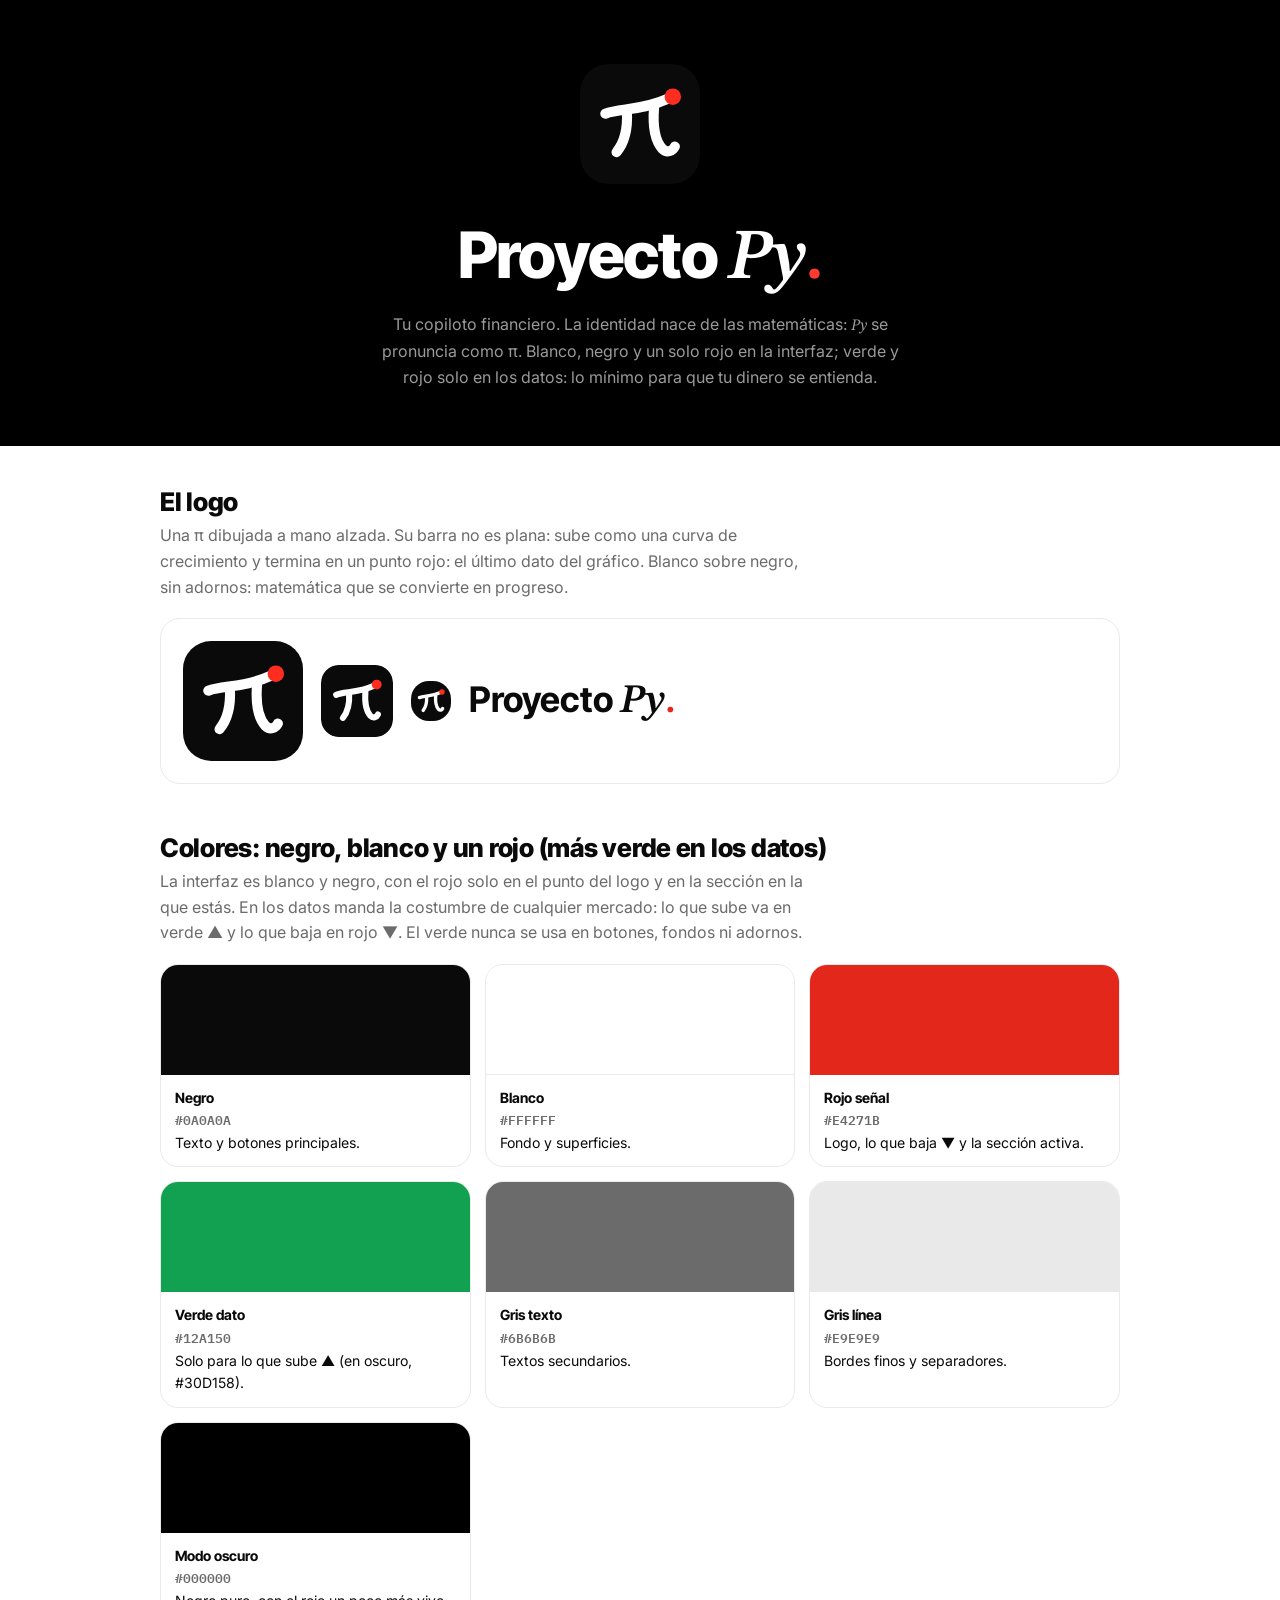
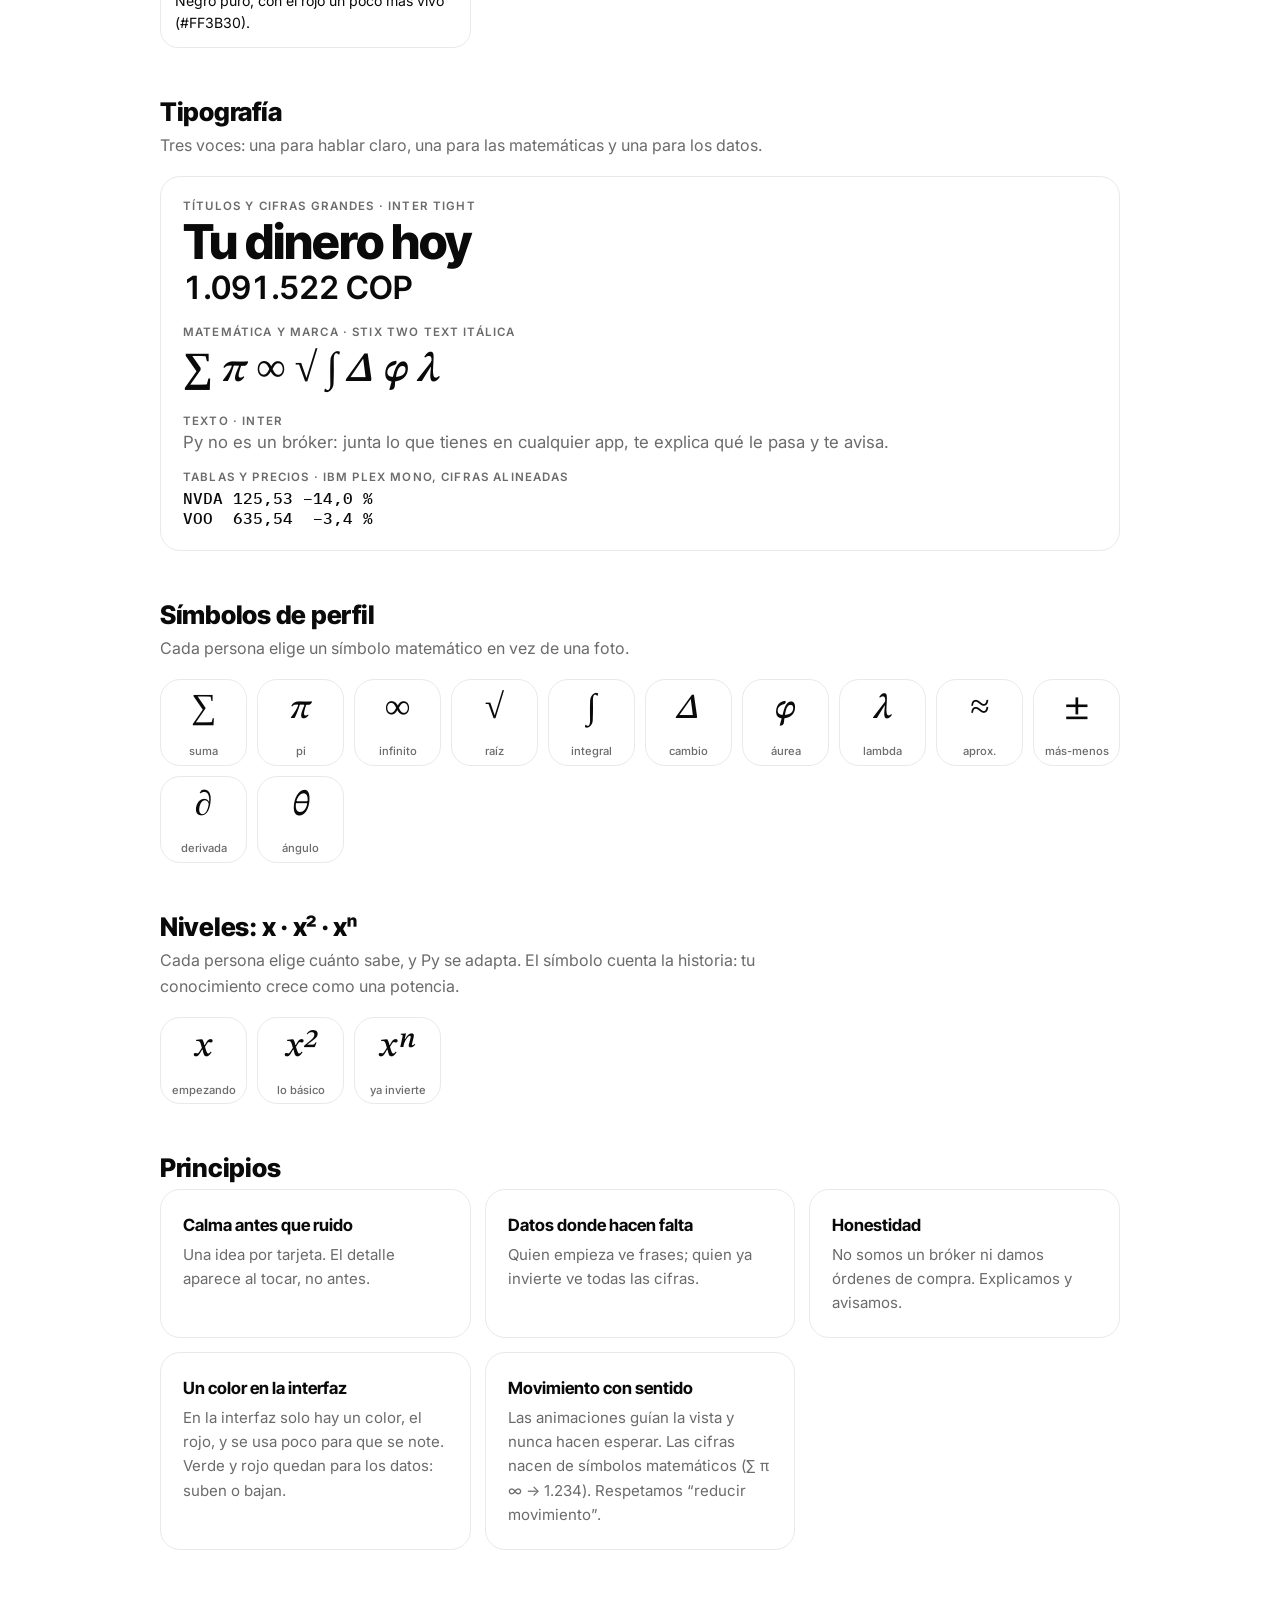
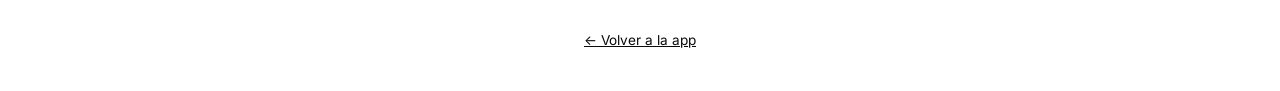
<file: app/marca.html>
<!doctype html>
<html lang="es">
<head>
<meta charset="utf-8">
<meta name="viewport" content="width=device-width,initial-scale=1,viewport-fit=cover">
<title>Proyecto Py · Marca</title>
<meta name="robots" content="noindex">
<link rel="icon" href="icon.svg" type="image/svg+xml">
<link rel="stylesheet" href="https://fonts.googleapis.com/css2?family=Inter+Tight:wght@500;600;700;800&family=Inter:wght@400;500;600&family=IBM+Plex+Mono:wght@400;600&family=STIX+Two+Text:ital,wght@1,500;1,600&family=Caveat:wght@700&display=swap">
<style>
:root{--bg:#fff;--fg:#0a0a0a;--muted:#6b6b6b;--line:#e9e9e9;--surface:#fff;--math:"STIX Two Text",Georgia,serif;--display:"Inter Tight",system-ui,sans-serif}
@media (prefers-color-scheme:dark){:root{--bg:#000;--fg:#f5f5f5;--muted:#9a9a9a;--line:#232323;--surface:#0d0d0d;color-scheme:dark}}
*{box-sizing:border-box}
body{margin:0;background:var(--bg);color:var(--fg);font:16px/1.6 Inter,system-ui,sans-serif}

.hero{background:#000;color:#fff;padding:64px max(20px,env(safe-area-inset-left,0px)) 56px;text-align:center}
.hero img{width:120px;height:120px;border-radius:28px;box-shadow:0 24px 60px rgba(0,0,0,.4)}
.hero h1{font:800 clamp(2.4rem,7vw,4rem)/1 var(--display);margin:22px 0 8px;letter-spacing:-.02em}
.hero h1 em{font:italic 600 1.12em var(--math);color:#fff}.hero h1 em::after{content:".";color:#ff3b30;font-style:normal}
.hero p{color:#9a9a9a;max-width:52ch;margin:0 auto}
main{max-width:1000px;margin:0 auto;padding:40px max(20px,env(safe-area-inset-right,0px)) 80px max(20px,env(safe-area-inset-left,0px));display:grid;gap:48px}
h2{font:800 1.6rem var(--display);margin:0 0 6px;letter-spacing:-.01em}
.lead{color:var(--muted);margin:0 0 18px;max-width:65ch}
.card{background:var(--surface);border:1px solid var(--line);border-radius:20px;padding:22px}
.grid{display:grid;grid-template-columns:repeat(auto-fit,minmax(260px,1fr));gap:14px}
.sw{border-radius:18px;overflow:hidden;border:1px solid var(--line);background:var(--surface)}
.sw div{height:110px}
.sw p{margin:0;padding:12px 14px;font-size:.88rem}
.sw b{display:block;font-family:var(--display)}
.sw code{font:600 .8rem "IBM Plex Mono",monospace;color:var(--muted)}
.logos{display:flex;flex-wrap:wrap;gap:18px;align-items:center}
.logos img{border-radius:18px}
.wm{font:700 2.2rem var(--display)}
.wm em{font:italic 600 1.15em var(--math)}.wm em::after{content:".";color:#e4271b;font-style:normal}
.type{display:grid;gap:18px}
.type .s1{font:800 3rem/1.05 var(--display);letter-spacing:-.02em}
.type .s2{font:italic 600 2.6rem var(--math)}
.type .s3{font:400 1.05rem Inter,sans-serif;color:var(--muted)}
.type .s4{font:600 2rem var(--display);font-variant-numeric:tabular-nums}
.type .s5{font:500 1rem "IBM Plex Mono",monospace}
.type small{display:block;font:600 .72rem Inter;letter-spacing:.1em;text-transform:uppercase;color:var(--muted);margin-bottom:4px}
.syms{display:grid;grid-template-columns:repeat(auto-fill,minmax(84px,1fr));gap:10px}
.syms div{aspect-ratio:1;border-radius:20px;display:grid;place-items:center;font:italic 500 2.2rem var(--math);color:var(--fg);background:var(--surface);border:1px solid var(--line)}

.syms span{font:500 .7rem Inter;color:var(--muted);font-style:normal}
.rules{display:grid;grid-template-columns:repeat(auto-fit,minmax(260px,1fr));gap:14px}
.rules .card b{font-family:var(--display);font-size:1.05rem;display:block;margin-bottom:4px}
.rules .card p{margin:0;color:var(--muted);font-size:.94rem}
.pattern{height:220px;border-radius:20px;border:1px solid var(--line);background:#fff url(fondo-claro.svg);background-size:600px}
.pattern.dark{background:#16241c url(fondo-oscuro.svg);background-size:600px}
.two{display:grid;grid-template-columns:1fr 1fr;gap:14px}
@media (max-width:640px){.two{grid-template-columns:1fr}}
footer{text-align:center;color:var(--muted);font-size:.85rem;padding-bottom:40px}
a{color:var(--fg)}
</style>
</head>
<body>
<header class="hero">
  <img src="icon.svg" alt="Logo de Proyecto Py">
  <h1>Proyecto <em>Py</em></h1>
  <p>Tu copiloto financiero. La identidad nace de las matemáticas: <em style="font-family:var(--math)">Py</em> se pronuncia como π. Blanco, negro y un solo rojo en la interfaz; verde y rojo solo en los datos: lo mínimo para que tu dinero se entienda.</p>
</header>
<main>
  <section>
    <h2>El logo</h2>
    <p class="lead">Una π dibujada a mano alzada. Su barra no es plana: sube como una curva de crecimiento y termina en un punto rojo: el último dato del gráfico. Blanco sobre negro, sin adornos: matemática que se convierte en progreso.</p>
    <div class="card logos">
      <img src="icon.svg" width="120" height="120" alt="">
      <img src="icon.svg" width="72" height="72" alt="">
      <img src="icon.svg" width="40" height="40" alt="">
      <span class="wm">Proyecto <em>Py</em></span>
    </div>
  </section>
  <section>
    <h2>Colores: negro, blanco y un rojo (más verde en los datos)</h2>
    <p class="lead">La interfaz es blanco y negro, con el rojo solo en el punto del logo y en la sección en la que estás. En los datos manda la costumbre de cualquier mercado: lo que sube va en verde ▲ y lo que baja en rojo ▼. El verde nunca se usa en botones, fondos ni adornos.</p>
    <div class="grid">
      <div class="sw"><div style="background:#0a0a0a"></div><p><b>Negro</b><code>#0A0A0A</code><br>Texto y botones principales.</p></div>
      <div class="sw"><div style="background:#ffffff;border-bottom:1px solid #e9e9e9"></div><p><b>Blanco</b><code>#FFFFFF</code><br>Fondo y superficies.</p></div>
      <div class="sw"><div style="background:#e4271b"></div><p><b>Rojo señal</b><code>#E4271B</code><br>Logo, lo que baja ▼ y la sección activa.</p></div>
      <div class="sw"><div style="background:#12a150"></div><p><b>Verde dato</b><code>#12A150</code><br>Solo para lo que sube ▲ (en oscuro, #30D158).</p></div>
      <div class="sw"><div style="background:#6b6b6b"></div><p><b>Gris texto</b><code>#6B6B6B</code><br>Textos secundarios.</p></div>
      <div class="sw"><div style="background:#e9e9e9"></div><p><b>Gris línea</b><code>#E9E9E9</code><br>Bordes finos y separadores.</p></div>
      <div class="sw"><div style="background:#000"></div><p><b>Modo oscuro</b><code>#000000</code><br>Negro puro, con el rojo un poco más vivo (#FF3B30).</p></div>
    </div>
  </section>
  <section>
    <h2>Tipografía</h2>
    <p class="lead">Tres voces: una para hablar claro, una para las matemáticas y una para los datos.</p>
    <div class="card type">
      <div><small>Títulos y cifras grandes · Inter Tight</small><div class="s1">Tu dinero hoy</div><div class="s4">1.091.522 COP</div></div>
      <div><small>Matemática y marca · STIX Two Text itálica</small><div class="s2">∑ π ∞ √ ∫ Δ φ λ</div></div>
      <div><small>Texto · Inter</small><div class="s3">Py no es un bróker: junta lo que tienes en cualquier app, te explica qué le pasa y te avisa.</div></div>
      <div><small>Tablas y precios · IBM Plex Mono, cifras alineadas</small><div class="s5">NVDA 125,53 −14,0 %<br>VOO&nbsp; 635,54 &nbsp;−3,4 %</div></div>
    </div>
  </section>
  <section>
    <h2>Símbolos de perfil</h2>
    <p class="lead">Cada persona elige un símbolo matemático en vez de una foto.</p>
    <div class="syms">
      <div>∑<span>suma</span></div><div>π<span>pi</span></div><div>∞<span>infinito</span></div><div>√<span>raíz</span></div><div>∫<span>integral</span></div><div>Δ<span>cambio</span></div>
      <div>φ<span>áurea</span></div><div>λ<span>lambda</span></div><div>≈<span>aprox.</span></div><div>±<span>más-menos</span></div><div>∂<span>derivada</span></div><div>θ<span>ángulo</span></div>
    </div>
  </section>
  <section>
    <h2>Niveles: x · x² · xⁿ</h2>
    <p class="lead">Cada persona elige cuánto sabe, y Py se adapta. El símbolo cuenta la historia: tu conocimiento crece como una potencia.</p>
    <div class="syms"><div>x<span>empezando</span></div><div>x²<span>lo básico</span></div><div>xⁿ<span>ya invierte</span></div></div>
  </section>
  <section>
    <h2>Principios</h2>
    <div class="rules">
      <div class="card"><b>Calma antes que ruido</b><p>Una idea por tarjeta. El detalle aparece al tocar, no antes.</p></div>
      <div class="card"><b>Datos donde hacen falta</b><p>Quien empieza ve frases; quien ya invierte ve todas las cifras.</p></div>
      <div class="card"><b>Honestidad</b><p>No somos un bróker ni damos órdenes de compra. Explicamos y avisamos.</p></div>
      <div class="card"><b>Un color en la interfaz</b><p>En la interfaz solo hay un color, el rojo, y se usa poco para que se note. Verde y rojo quedan para los datos: suben o bajan.</p></div>
      <div class="card"><b>Movimiento con sentido</b><p>Las animaciones guían la vista y nunca hacen esperar. Las cifras nacen de símbolos matemáticos (∑ π ∞ → 1.234). Respetamos “reducir movimiento”.</p></div>
    </div>
  </section>
</main>
<footer><a href="./">← Volver a la app</a></footer>
</body>
</html>
</file>
